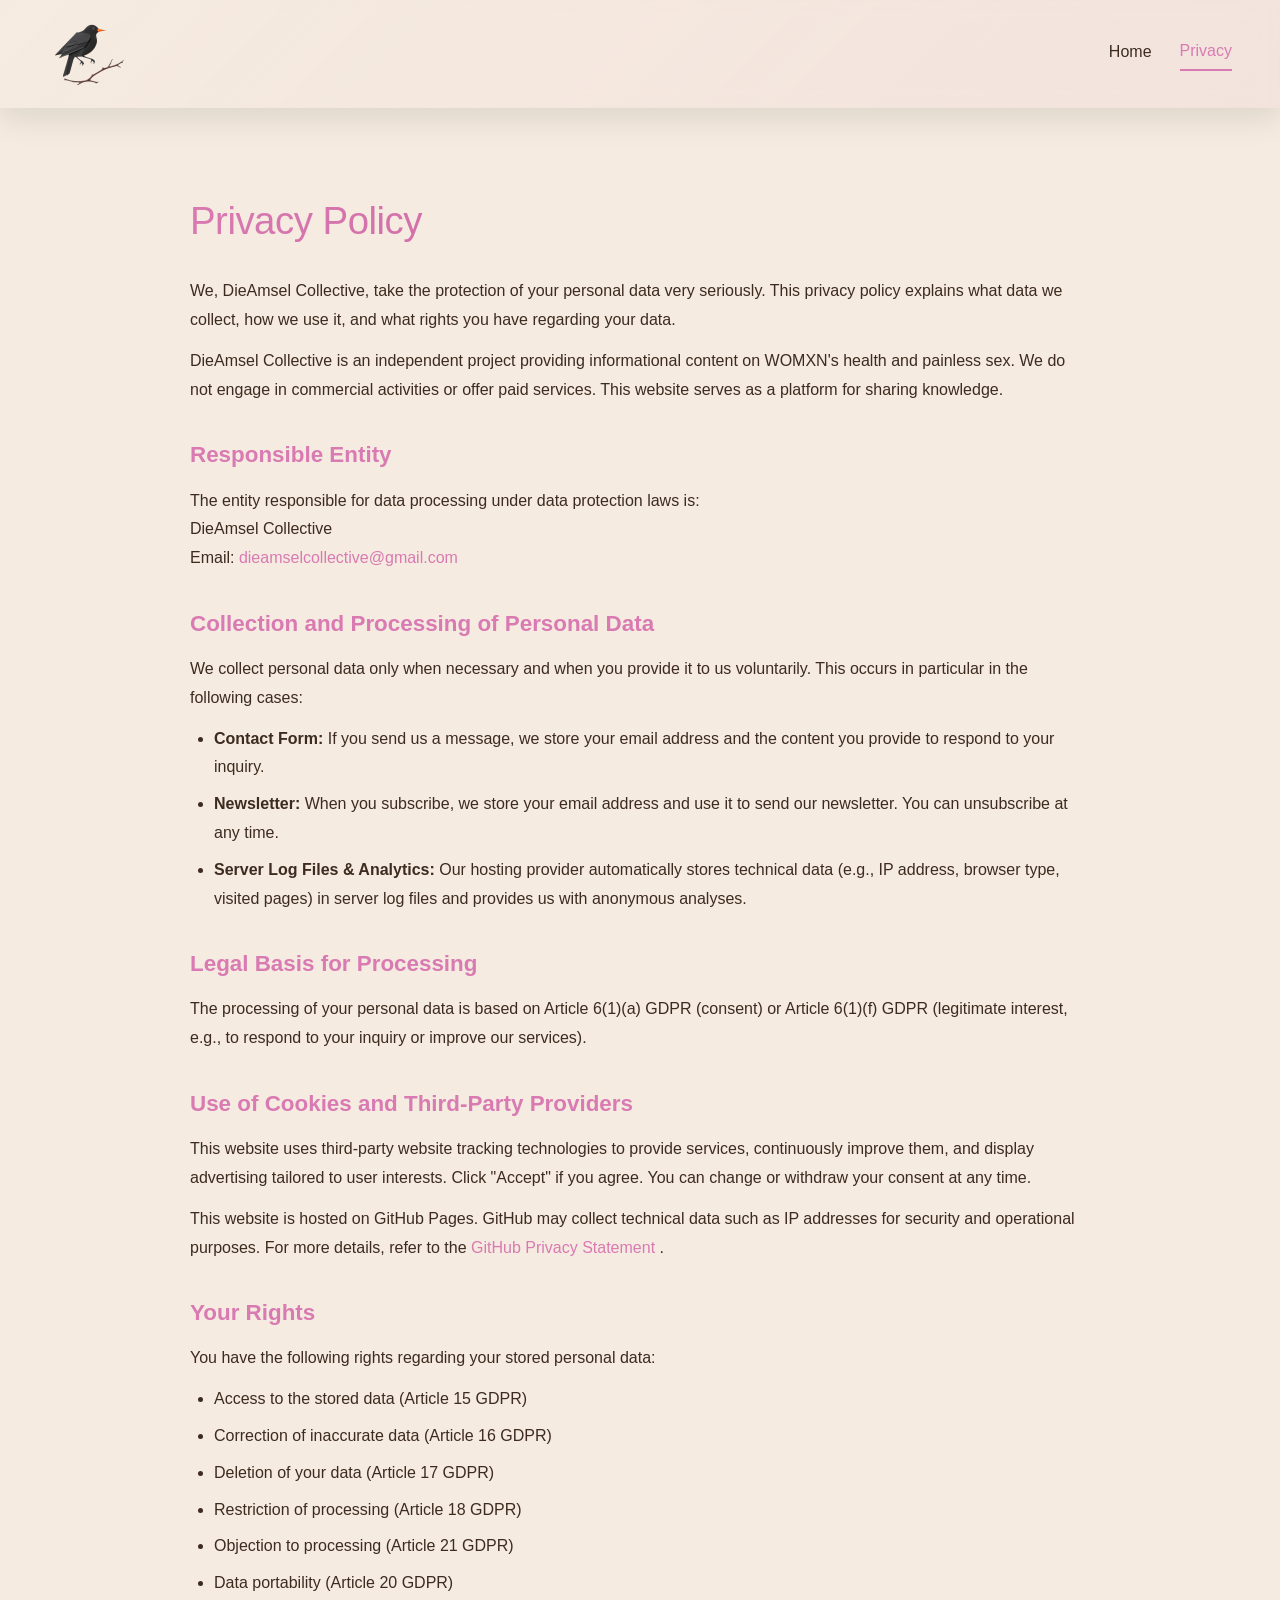
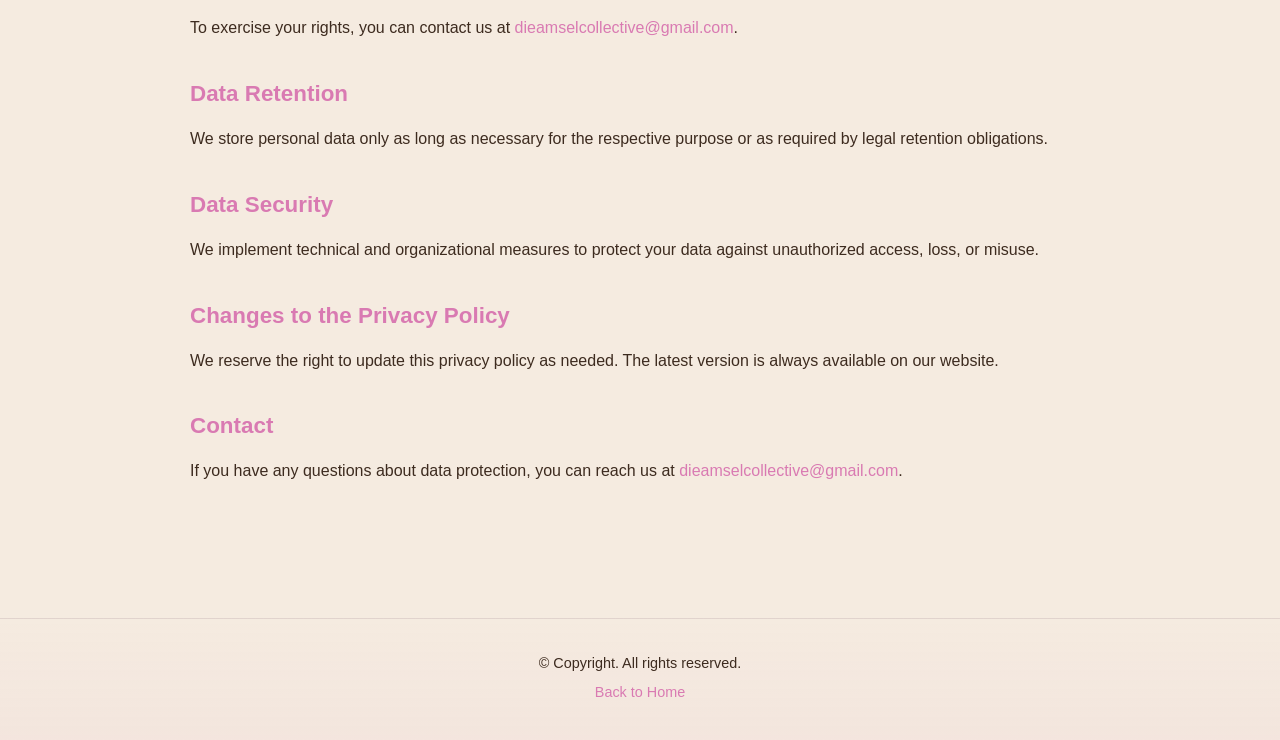
<file: gdpr.html>
<!DOCTYPE html>
<html lang="en">
<head>
  <meta charset="UTF-8" />
  <meta name="viewport" content="width=device-width, initial-scale=1.0" />
  <title>Privacy Policy | dieAmsel Collective</title>
  <link rel="stylesheet" href="style.css" />
</head>
<body>

  <header class="site-header">
    <div class="logo">
      <a href="index.html">
        <img src="assets/images/logo.png" alt="dieAmsel Collective logo" />
      </a>
    </div>
    <nav class="nav">
      <a href="index.html">Home</a>
      <a href="gdpr.html" class="active">Privacy</a>
    </nav>
  </header>

  <main class="page-main">
    <section class="content-section">
      <div class="text-block">

        <h1>Privacy Policy</h1>

        <p>
          We, DieAmsel Collective, take the protection of your personal data
          very seriously. This privacy policy explains what data we collect, how
          we use it, and what rights you have regarding your data.
        </p>
        <p>
          DieAmsel Collective is an independent project providing informational
          content on WOMXN's health and painless sex. We do not engage in
          commercial activities or offer paid services. This website serves as a
          platform for sharing knowledge.
        </p>

        <h2>Responsible Entity</h2>
        <p>
          The entity responsible for data processing under data protection laws is:<br />
          DieAmsel Collective<br />
          Email:
          <a href="mailto:dieamselcollective@gmail.com">dieamselcollective@gmail.com</a>
        </p>

        <h2>Collection and Processing of Personal Data</h2>
        <p>
          We collect personal data only when necessary and when you provide it
          to us voluntarily. This occurs in particular in the following cases:
        </p>
        <ul>
          <li>
            <strong>Contact Form:</strong> If you send us a message, we store
            your email address and the content you provide to respond to your
            inquiry.
          </li>
          <li>
            <strong>Newsletter:</strong> When you subscribe, we store your email
            address and use it to send our newsletter. You can unsubscribe at any
            time.
          </li>
          <li>
            <strong>Server Log Files &amp; Analytics:</strong> Our hosting
            provider automatically stores technical data (e.g., IP address,
            browser type, visited pages) in server log files and provides us with
            anonymous analyses.
          </li>
        </ul>

        <h2>Legal Basis for Processing</h2>
        <p>
          The processing of your personal data is based on Article 6(1)(a) GDPR
          (consent) or Article 6(1)(f) GDPR (legitimate interest, e.g., to
          respond to your inquiry or improve our services).
        </p>

        <h2>Use of Cookies and Third-Party Providers</h2>
        <p>
          This website uses third-party website tracking technologies to provide
          services, continuously improve them, and display advertising tailored
          to user interests. Click "Accept" if you agree. You can change or
          withdraw your consent at any time.
        </p>
        <p>
          This website is hosted on GitHub Pages. GitHub may collect technical
          data such as IP addresses for security and operational purposes. For
          more details, refer to the
          <a href="https://docs.github.com/en/site-policy/privacy-policies/github-general-privacy-statement"
             target="_blank" rel="noopener noreferrer">
            GitHub Privacy Statement
          </a>.
        </p>

        <h2>Your Rights</h2>
        <p>You have the following rights regarding your stored personal data:</p>
        <ul>
          <li>Access to the stored data (Article 15 GDPR)</li>
          <li>Correction of inaccurate data (Article 16 GDPR)</li>
          <li>Deletion of your data (Article 17 GDPR)</li>
          <li>Restriction of processing (Article 18 GDPR)</li>
          <li>Objection to processing (Article 21 GDPR)</li>
          <li>Data portability (Article 20 GDPR)</li>
        </ul>
        <p>
          To exercise your rights, you can contact us at
          <a href="mailto:dieamselcollective@gmail.com">dieamselcollective@gmail.com</a>.
        </p>

        <h2>Data Retention</h2>
        <p>
          We store personal data only as long as necessary for the respective
          purpose or as required by legal retention obligations.
        </p>

        <h2>Data Security</h2>
        <p>
          We implement technical and organizational measures to protect your data
          against unauthorized access, loss, or misuse.
        </p>

        <h2>Changes to the Privacy Policy</h2>
        <p>
          We reserve the right to update this privacy policy as needed. The
          latest version is always available on our website.
        </p>

        <h2>Contact</h2>
        <p>
          If you have any questions about data protection, you can reach us at
          <a href="mailto:dieamselcollective@gmail.com">dieamselcollective@gmail.com</a>.
        </p>

      </div>
    </section>
  </main>

  <footer class="site-footer">
    <p>&copy; Copyright. All rights reserved.</p>
    <p><a href="index.html">Back to Home</a></p>
  </footer>

</body>
</html>
</file>
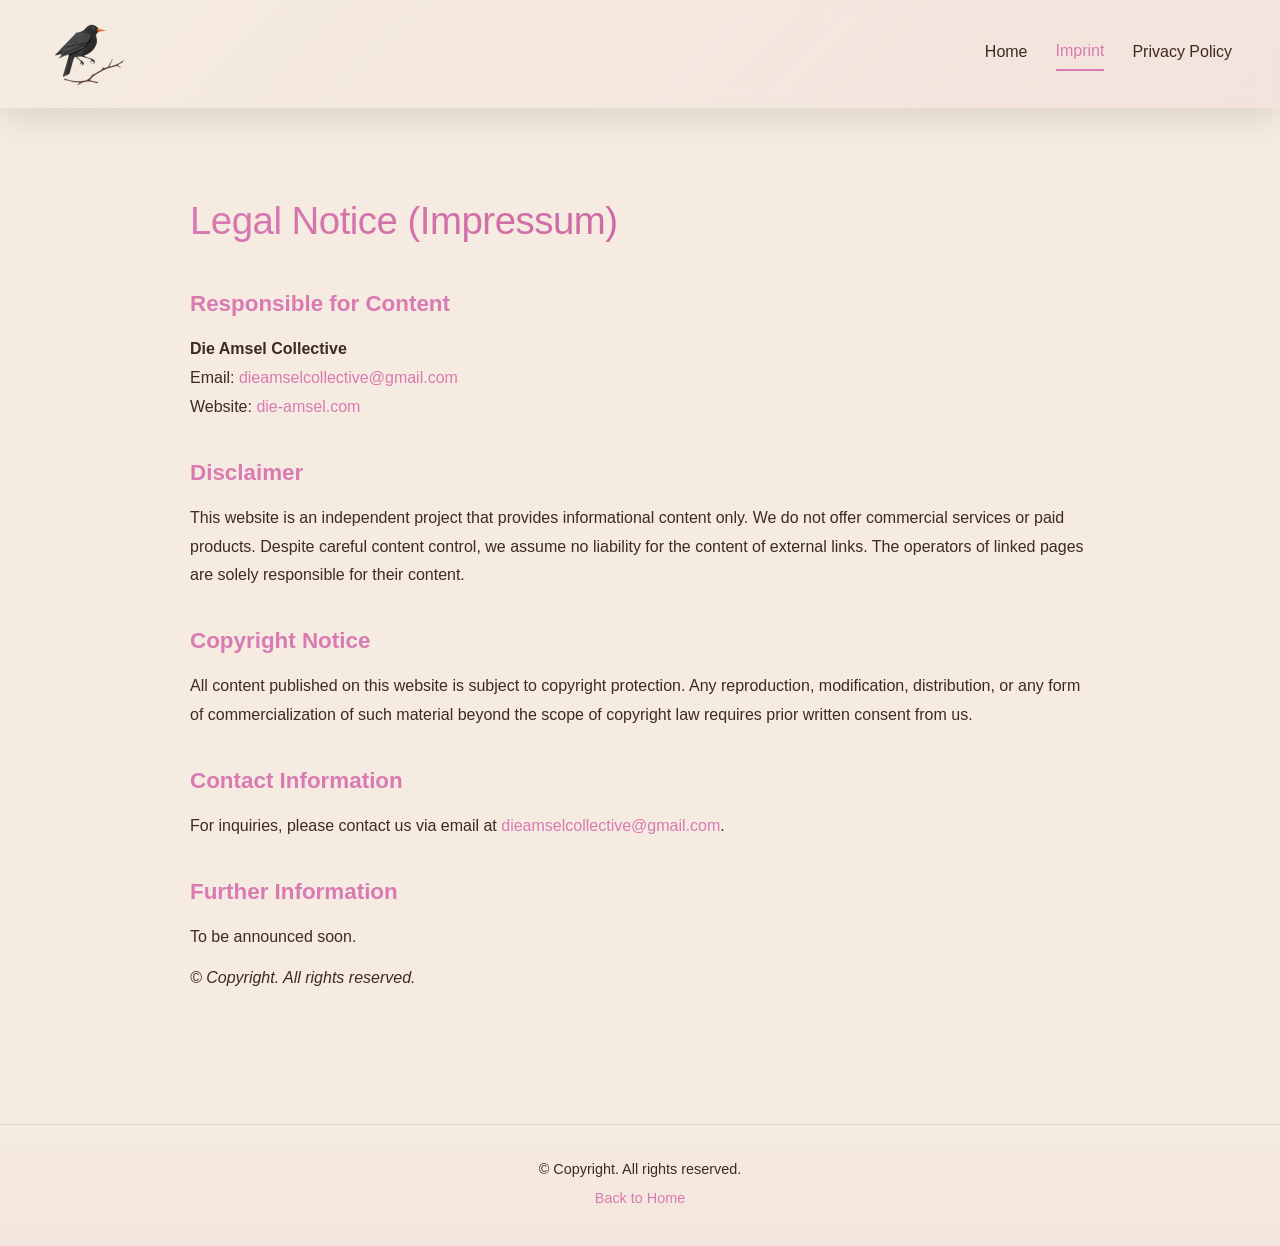
<file: imprint.html>
<!DOCTYPE html>
<html lang="en">
<head>
  <meta charset="UTF-8" />
  <meta name="viewport" content="width=device-width, initial-scale=1.0" />
  <title>Imprint | dieAmsel Collective</title>
  <link rel="stylesheet" href="style.css" />
</head>
<body>

  <header class="site-header">
    <div class="logo">
      <a href="index.html">
        <img src="assets/images/logo.png" alt="dieAmsel Collective logo" />
      </a>
    </div>
    <nav class="nav">
      <a href="index.html">Home</a>
      <a href="imprint.html" class="active">Imprint</a>
      <a href="privacy-policy.html">Privacy Policy</a>
    </nav>
  </header>

  <main class="page-main">
    <section class="content-section">
      <div class="text-block">
        <h1>Legal Notice (Impressum)</h1>

        <h2>Responsible for Content</h2>
        <p><strong>Die Amsel Collective</strong><br />
        Email: <a href="mailto:dieamselcollective@gmail.com">dieamselcollective@gmail.com</a><br />
        Website: <a href="https://www.die-amsel.com" target="_blank" rel="noopener noreferrer">die-amsel.com</a></p>

        <h2>Disclaimer</h2>
        <p>This website is an independent project that provides informational content only. We do not offer commercial services or paid products. Despite careful content control, we assume no liability for the content of external links. The operators of linked pages are solely responsible for their content.</p>

        <h2>Copyright Notice</h2>
        <p>All content published on this website is subject to copyright protection. Any reproduction, modification, distribution, or any form of commercialization of such material beyond the scope of copyright law requires prior written consent from us.</p>

        <h2>Contact Information</h2>
        <p>For inquiries, please contact us via email at <a href="mailto:dieamselcollective@gmail.com">dieamselcollective@gmail.com</a>.</p>

        <h2>Further Information</h2>
        <p>To be announced soon.</p>

        <p><em>© Copyright. All rights reserved.</em></p>
      </div>
    </section>
  </main>

  <footer class="site-footer">
    <p>&copy; Copyright. All rights reserved.</p>
    <p><a href="index.html">Back to Home</a></p>
  </footer>

</body>
</html>
</file>
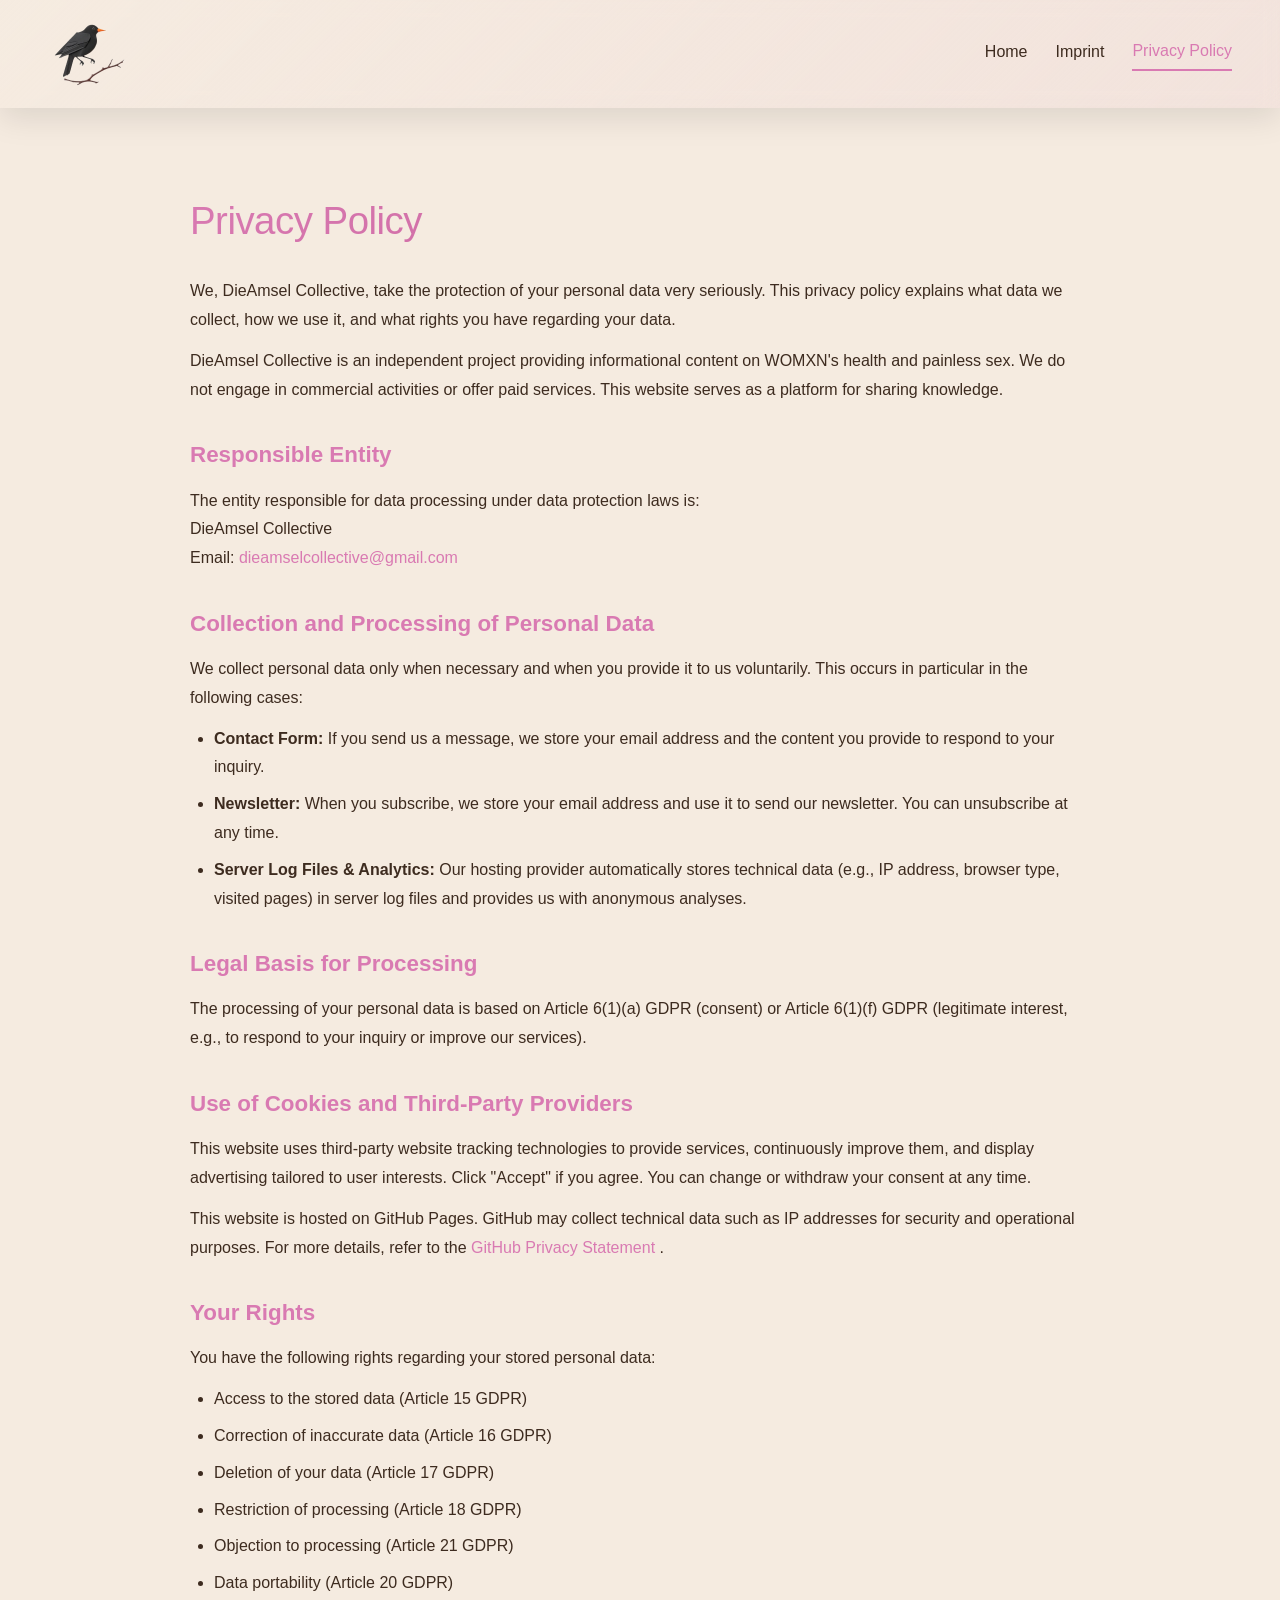
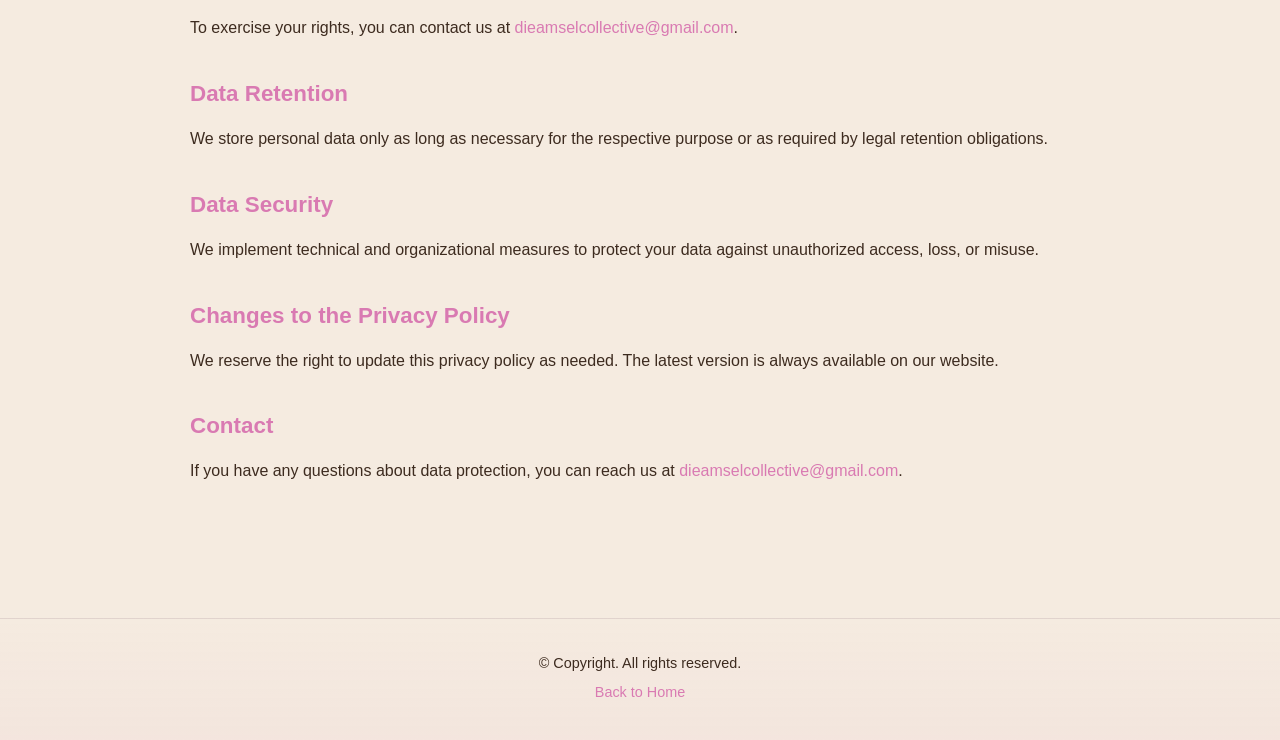
<file: privacy-policy.html>
<!DOCTYPE html>
<html lang="en">
<head>
  <meta charset="UTF-8" />
  <meta name="viewport" content="width=device-width, initial-scale=1.0" />
  <title>Privacy Policy | dieAmsel Collective</title>
  <link rel="stylesheet" href="style.css" />
</head>
<body>

  <header class="site-header">
    <div class="logo">
      <a href="index.html">
        <img src="assets/images/logo.png" alt="dieAmsel Collective logo" />
      </a>
    </div>
    <nav class="nav">
      <a href="index.html">Home</a>
      <a href="imprint.html">Imprint</a>
      <a href="privacy-policy.html" class="active">Privacy Policy</a>
    </nav>
  </header>

  <main class="page-main">
    <section class="content-section">
      <div class="text-block">

        <h1>Privacy Policy</h1>

        <p>
          We, DieAmsel Collective, take the protection of your personal data
          very seriously. This privacy policy explains what data we collect, how
          we use it, and what rights you have regarding your data.
        </p>
        <p>
          DieAmsel Collective is an independent project providing informational
          content on WOMXN's health and painless sex. We do not engage in
          commercial activities or offer paid services. This website serves as a
          platform for sharing knowledge.
        </p>

        <h2>Responsible Entity</h2>
        <p>
          The entity responsible for data processing under data protection laws is:<br />
          DieAmsel Collective<br />
          Email:
          <a href="mailto:dieamselcollective@gmail.com">dieamselcollective@gmail.com</a>
        </p>

        <h2>Collection and Processing of Personal Data</h2>
        <p>
          We collect personal data only when necessary and when you provide it
          to us voluntarily. This occurs in particular in the following cases:
        </p>
        <ul>
          <li>
            <strong>Contact Form:</strong> If you send us a message, we store
            your email address and the content you provide to respond to your
            inquiry.
          </li>
          <li>
            <strong>Newsletter:</strong> When you subscribe, we store your email
            address and use it to send our newsletter. You can unsubscribe at any
            time.
          </li>
          <li>
            <strong>Server Log Files &amp; Analytics:</strong> Our hosting
            provider automatically stores technical data (e.g., IP address,
            browser type, visited pages) in server log files and provides us with
            anonymous analyses.
          </li>
        </ul>

        <h2>Legal Basis for Processing</h2>
        <p>
          The processing of your personal data is based on Article 6(1)(a) GDPR
          (consent) or Article 6(1)(f) GDPR (legitimate interest, e.g., to
          respond to your inquiry or improve our services).
        </p>

        <h2>Use of Cookies and Third-Party Providers</h2>
        <p>
          This website uses third-party website tracking technologies to provide
          services, continuously improve them, and display advertising tailored
          to user interests. Click "Accept" if you agree. You can change or
          withdraw your consent at any time.
        </p>
        <p>
          This website is hosted on GitHub Pages. GitHub may collect technical
          data such as IP addresses for security and operational purposes. For
          more details, refer to the
          <a href="https://docs.github.com/en/site-policy/privacy-policies/github-general-privacy-statement"
             target="_blank" rel="noopener noreferrer">
            GitHub Privacy Statement
          </a>.
        </p>

        <h2>Your Rights</h2>
        <p>You have the following rights regarding your stored personal data:</p>
        <ul>
          <li>Access to the stored data (Article 15 GDPR)</li>
          <li>Correction of inaccurate data (Article 16 GDPR)</li>
          <li>Deletion of your data (Article 17 GDPR)</li>
          <li>Restriction of processing (Article 18 GDPR)</li>
          <li>Objection to processing (Article 21 GDPR)</li>
          <li>Data portability (Article 20 GDPR)</li>
        </ul>
        <p>
          To exercise your rights, you can contact us at
          <a href="mailto:dieamselcollective@gmail.com">dieamselcollective@gmail.com</a>.
        </p>

        <h2>Data Retention</h2>
        <p>
          We store personal data only as long as necessary for the respective
          purpose or as required by legal retention obligations.
        </p>

        <h2>Data Security</h2>
        <p>
          We implement technical and organizational measures to protect your data
          against unauthorized access, loss, or misuse.
        </p>

        <h2>Changes to the Privacy Policy</h2>
        <p>
          We reserve the right to update this privacy policy as needed. The
          latest version is always available on our website.
        </p>

        <h2>Contact</h2>
        <p>
          If you have any questions about data protection, you can reach us at
          <a href="mailto:dieamselcollective@gmail.com">dieamselcollective@gmail.com</a>.
        </p>

      </div>
    </section>
  </main>

  <footer class="site-footer">
    <p>&copy; Copyright. All rights reserved.</p>
    <p><a href="index.html">Back to Home</a></p>
  </footer>

</body>
</html>
</file>
<file: style.css>
/* ===== IMPORTS ===== */
@import url('variables.css');

/* ===== ANIMATIONS ===== */
@keyframes slideInUp {
  from { opacity: 0; transform: translateY(20px); }
  to   { opacity: 1; transform: translateY(0); }
}
@keyframes fadeIn {
  from { opacity: 0; }
  to   { opacity: 1; }
}

/* ===== RESET ===== */
* { box-sizing: border-box; margin: 0; padding: 0; }

body {
  font-family: var(--font-primary);
  background-color: var(--bg);
  color: var(--text);
  line-height: 1.7;
  overflow-x: hidden;
}

a { color: var(--accent); text-decoration: none; transition: color 0.3s ease; }
a:hover { text-decoration: underline; }
.photo-credit a { color: var(--accent); text-decoration: underline; }
img { max-width: 100%; display: block; }

html {
  scroll-padding-top: 120px;
  scroll-behavior: smooth;
}
section[id] { scroll-margin-top: 120px; }

/* ===== HEADER ===== */
.site-header {
  display: flex;
  justify-content: space-between;
  align-items: center;
  padding: 14px 48px;
  background: linear-gradient(135deg, var(--bg) 0%, rgba(223, 161, 194, 0.1) 100%);
  position: sticky;
  top: 0;
  z-index: 100;
  box-shadow: var(--shadow);
  backdrop-filter: blur(10px);
}

.logo img {
  height: 80px;
  width: auto;
  object-fit: contain;
  transition: transform 0.3s ease;
}
.logo img:hover { transform: scale(1.05); }

.nav {
  display: flex;
  gap: 28px;
  align-items: center;
}

.nav > a {
  color: var(--text);
  font-size: 1rem;
  padding-bottom: 4px;
  transition: all 0.3s ease;
  position: relative;
}
.nav > a::after {
  content: '';
  position: absolute;
  bottom: 0; left: 0;
  width: 0; height: 2px;
  background: var(--accent);
  transition: width 0.3s ease;
}
.nav > a.active { color: var(--accent); border-bottom: 2px solid var(--accent); }
.nav > a:hover::after { width: 100%; }
.nav > a:hover { color: var(--accent); text-decoration: none; }

/* ===== NAV MORE DROPDOWN ===== */
.nav-more { position: relative; }

.nav-more-btn {
  background: none;
  border: 1.5px solid var(--accent);
  color: var(--text);
  font-size: 1.1rem;
  width: 36px;
  height: 36px;
  border-radius: 6px;
  cursor: pointer;
  display: flex;
  align-items: center;
  justify-content: center;
  transition: background 0.2s;
  font-family: inherit;
  letter-spacing: 2px;
  padding-bottom: 4px;   /* optical centre for ellipsis */
}
.nav-more-btn:hover { background: rgba(217, 122, 178, 0.12); }

.nav-dropdown {
  display: none;
  position: absolute;
  top: calc(100% + 8px);
  right: 0;
  background: var(--white);
  border: 1px solid rgba(217, 122, 178, 0.3);
  border-radius: 8px;
  box-shadow: var(--shadow-lg);
  min-width: 160px;
  overflow: hidden;
  z-index: 200;
  animation: slideInUp 0.18s ease;
}
.nav-dropdown.open { display: block; }

.nav-dropdown a {
  display: block;
  padding: 12px 20px;
  color: var(--text);
  font-size: 0.95rem;
  transition: background 0.15s;
}
.nav-dropdown a:hover {
  background: rgba(217, 122, 178, 0.08);
  color: var(--accent);
  text-decoration: none;
}

/* ===== BUTTONS ===== */
.btn {
  display: inline-block;
  padding: 10px 24px;
  border-radius: 6px;
  font-size: 1rem;
  cursor: pointer;
  transition: all 0.3s ease;
  border: none;
  font-family: inherit;
  font-weight: 500;
  text-transform: uppercase;
  letter-spacing: 0.5px;
}

.btn-outline {
  background: transparent;
  color: var(--text);
  border: 1.5px solid var(--accent);
}
.btn-outline:hover {
  background: rgba(217, 122, 178, 0.15);
  color: var(--text);
  text-decoration: none;
  transform: translateY(-2px);
  box-shadow: var(--shadow);
}

.btn-pink {
  background: linear-gradient(135deg, var(--accent-light) 0%, var(--accent) 100%);
  color: var(--white);
  border: none;
  box-shadow: var(--shadow);
}
.btn-pink:hover {
  transform: translateY(-3px);
  box-shadow: var(--shadow-lg);
  background: linear-gradient(135deg, var(--accent) 0%, var(--accent-dark) 100%);
  text-decoration: none;
  color: var(--white);
}

.btn-pink-full {
  background: linear-gradient(135deg, var(--accent-light) 0%, var(--accent) 100%);
  color: var(--white);
  width: 100%;
  padding: 14px;
  font-size: 1.1rem;
  font-weight: bold;
  border: none;
  border-radius: 6px;
  cursor: pointer;
  font-family: inherit;
  transition: all 0.3s ease;
  box-shadow: var(--shadow);
}
.btn-pink-full:hover {
  transform: translateY(-3px);
  box-shadow: var(--shadow-lg);
  background: linear-gradient(135deg, var(--accent) 0%, var(--accent-dark) 100%);
}

/* ===== HERO ===== */
.hero {
  min-height: 30vh;
  display: flex;
  align-items: center;
  justify-content: center;
  padding: 28px 48px;
  background: linear-gradient(135deg, var(--bg) 0%, rgba(217, 122, 178, 0.08) 100%);
  position: relative;
  overflow: hidden;
  animation: fadeIn 0.8s ease;
}
.hero::before {
  content: '';
  position: absolute;
  width: 300px; height: 300px;
  background: radial-gradient(circle, rgba(217, 122, 178, 0.15) 0%, transparent 70%);
  border-radius: 50%;
  top: -100px; right: -50px;
  pointer-events: none;
}
.hero-content {
  max-width: 920px;
  text-align: center;
  position: relative;
  z-index: 1;
  animation: slideInUp 0.8s ease 0.2s backwards;
}
.hero h1 {
  font-size: 2.6rem;
  font-weight: 300;
  background: linear-gradient(135deg, var(--accent) 0%, var(--accent-dark) 100%);
  -webkit-background-clip: text;
  -webkit-text-fill-color: transparent;
  background-clip: text;
  margin-bottom: 24px;
  letter-spacing: -0.5px;
}
.hero p { font-size: 1.05rem; color: var(--text); margin-bottom: 24px; line-height: 1.8; text-align: justify; }
.hero-icons {
  display: flex;
  align-items: center;
  justify-content: center;
  gap: 16px;
  flex-wrap: wrap;
  margin-top: 28px;
}
.icon-link {
  display: inline-flex;
  align-items: center;
  justify-content: center;
  width: 48px; height: 48px;
  border: 1.5px solid var(--accent);
  border-radius: 8px;
  transition: all 0.3s ease;
}
.icon-link:hover {
  background: rgba(217, 122, 178, 0.15);
  transform: translateY(-4px);
  box-shadow: var(--shadow);
}

/* ===== ABOUT SECTION ===== */
.about-section {
  padding: 80px 48px;
  background: linear-gradient(180deg, transparent 0%, rgba(223, 161, 194, 0.05) 100%);
}
.about-grid {
  display: grid;
  grid-template-columns: 1fr 1fr;
  gap: 48px;
  max-width: 1100px;
  margin: 0 auto;
  align-items: center;
  animation: slideInUp 0.8s ease;
}
.about-text h2 {
  font-size: 2rem;
  font-weight: 300;
  background: linear-gradient(135deg, var(--accent) 0%, var(--accent-dark) 100%);
  -webkit-background-clip: text;
  -webkit-text-fill-color: transparent;
  background-clip: text;
  margin-bottom: 20px;
  text-align: center;
  letter-spacing: -0.5px;
}
.about-text { text-align: center; }
.about-text p { margin-bottom: 16px; text-align: justify; font-size: 0.95rem; line-height: 1.8; }
.about-text .btn { display: inline-flex; margin: 20px auto 0; }
.about-image img {
  width: 100%;
  height: 450px;
  object-fit: cover;
  border-radius: 12px;
  box-shadow: var(--shadow-lg);
  transition: transform 0.3s ease;
}
.about-image img:hover { transform: scale(1.02); }

.about-img-wrap {
  display: block;
  position: relative;
  overflow: hidden;
  border-radius: 12px;
  box-shadow: var(--shadow-lg);
  text-decoration: none;
}
.about-img-wrap img {
  width: 100%;
  height: 450px;
  object-fit: cover;
  border-radius: 12px;
  box-shadow: none;
  transition: transform 0.3s ease;
  display: block;
}
.about-img-wrap:hover img { transform: scale(1.02); }
.about-image .photo-credit {
  font-size: 0.75rem;
  color: var(--gray);
  margin-top: 4px;
  text-align: center;
  font-style: italic;
}

/* ===== HELP SECTION ===== */
.help-section {
  padding: 80px 48px;
  text-align: center;
  background: linear-gradient(180deg, transparent 0%, rgba(217, 122, 178, 0.08) 100%);
}
.help-header { margin-bottom: 48px; animation: slideInUp 0.8s ease; }
.help-header h2 {
  font-size: 2.4rem;
  font-weight: 300;
  background: linear-gradient(135deg, var(--accent) 0%, var(--accent-dark) 100%);
  -webkit-background-clip: text;
  -webkit-text-fill-color: transparent;
  background-clip: text;
  margin-bottom: 12px;
  letter-spacing: -0.5px;
}
.help-header p { font-size: 1.05rem; color: var(--gray); margin-bottom: 20px; }

.help-grid {
  display: grid;
  grid-template-columns: 1fr 1fr;
  gap: 40px 32px;
  max-width: 1000px;
  margin: 0 auto;
}

.help-card {
  text-align: center;
  display: flex;
  flex-direction: column;
  align-items: center;
  animation: slideInUp 0.8s ease;
  transition: all 0.3s ease;
  border-radius: 12px;
  overflow: hidden;
  background: var(--white);
  box-shadow: var(--shadow);
  padding: 0;
}
.help-card:hover {
  transform: translateY(-8px);
  box-shadow: var(--shadow-lg);
}

/* IMAGE WRAPPER — credit stays glued to photo */
.help-card-img-wrap {
  display: block;
  width: 100%;
  position: relative;
  overflow: hidden;
  text-decoration: none;
  flex-shrink: 0;
}
.help-card-img-wrap img {
  width: 100%;
  height: 280px;
  object-fit: cover;
  display: block;
  transition: transform 0.35s ease;
  margin-bottom: 0;
  border-radius: 0;
  box-shadow: none;
}
.help-card-img-wrap:hover img {
  transform: scale(1.06);
}

/* Overlay credit — slides up from bottom of image on hover */
.img-credit-overlay {
  position: absolute;
  bottom: 0; left: 0; right: 0;
  background: rgba(61, 43, 31, 0.62);
  color: var(--white);
  font-size: 0.72rem;
  font-style: italic;
  padding: 6px 10px;
  text-align: center;
  transform: translateY(100%);
  transition: transform 0.3s ease;
  pointer-events: none;
}
.help-card-img-wrap:hover .img-credit-overlay,
.about-img-wrap:hover .img-credit-overlay {
  transform: translateY(0);
}

/* Static credit below image (always visible) */
.help-card > .photo-credit {
  font-size: 0.72rem;
  color: var(--gray);
  font-style: italic;
  text-align: center;
  padding: 6px 16px 0;
  line-height: 1.4;
  width: 100%;
}

.help-card h3 {
  font-size: 1.3rem;
  font-weight: 300;
  color: var(--accent);
  margin-bottom: 8px;
  padding: 10px 16px 0;
}
.help-card > p {
  font-size: 0.95rem;
  color: var(--gray);
  max-width: 400px;
  margin: 0 auto;
  padding: 0 16px 16px;
}

/* ===== TESTIMONIALS ===== */
.testimonials-section {
  background: linear-gradient(135deg, var(--dark-bg) 0%, rgba(90, 90, 90, 0.8) 100%);
  padding: 80px 48px;
  animation: slideInUp 0.8s ease;
}
.testimonials-grid {
  display: grid;
  grid-template-columns: repeat(3, 1fr);
  gap: 24px;
  max-width: 1100px;
  margin: 0 auto;
}
.testimonial-card {
  background: linear-gradient(135deg, var(--accent-light) 0%, var(--accent) 100%);
  padding: 36px 28px;
  text-align: center;
  display: flex;
  flex-direction: column;
  justify-content: center;
  min-height: 180px;
  border-radius: 12px;
  box-shadow: var(--shadow-lg);
  transition: all 0.3s ease;
}
.testimonial-card:hover { transform: translateY(-8px); }
.testimonial-card .quote {
  font-style: italic;
  font-size: 0.95rem;
  color: var(--white);
  margin-bottom: 20px;
  line-height: 1.6;
}
.testimonial-card .author { font-size: 0.85rem; color: var(--white); font-weight: bold; }

/* ===== CONTACT ===== */
.contact-section {
  padding: 80px 48px;
  max-width: 800px;
  margin: 0 auto;
  animation: slideInUp 0.8s ease;
}
.contact-section h2 {
  font-size: 2.4rem;
  font-weight: 300;
  background: linear-gradient(135deg, var(--accent) 0%, var(--accent-dark) 100%);
  -webkit-background-clip: text;
  -webkit-text-fill-color: transparent;
  background-clip: text;
  text-align: center;
  margin-bottom: 40px;
  letter-spacing: -0.5px;
}
.contact-form-wrapper,
.newsletter-form-wrapper {
  display: flex;
  flex-direction: column;
  gap: 12px;
  background: var(--white);
  padding: 32px;
  border-radius: 12px;
  box-shadow: var(--shadow);
}
.contact-form-wrapper label,
.newsletter-form-wrapper label {
  font-size: 0.95rem;
  color: var(--text);
  margin-top: 8px;
  font-weight: 500;
}
.contact-form-wrapper input,
.contact-form-wrapper textarea,
.newsletter-form-wrapper input {
  width: 100%;
  padding: 12px 16px;
  border: 1.5px solid rgba(61, 43, 31, 0.2);
  background: transparent;
  font-size: 1rem;
  font-family: 'Montserrat', Georgia, sans-serif;
  color: var(--text);
  border-radius: 6px;
  transition: all 0.3s ease;
}
.contact-form-wrapper input:focus,
.contact-form-wrapper textarea:focus,
.newsletter-form-wrapper input:focus {
  outline: none;
  border-color: var(--accent);
  box-shadow: 0 0 0 3px rgba(217, 122, 178, 0.1);
  background: rgba(217, 122, 178, 0.02);
}
.contact-form-wrapper input::placeholder,
.contact-form-wrapper textarea::placeholder,
.newsletter-form-wrapper input::placeholder { color: rgba(61, 43, 31, 0.5); }
.contact-form-wrapper textarea { resize: vertical; min-height: 120px; font-family: inherit; }
.consent-row { display: flex; align-items: flex-start; gap: 10px; margin-top: 16px; }
.consent-row input[type="checkbox"] {
  width: 20px; height: 20px;
  margin-top: 3px;
  flex-shrink: 0;
  cursor: pointer;
  accent-color: var(--accent);
}
.consent-label { font-size: 0.9rem; color: var(--text); line-height: 1.5; cursor: pointer; }
.required-note { font-size: 0.85rem; color: var(--accent-dark); margin-top: 4px; }
.contact-email { margin-top: 24px; font-size: 0.95rem; text-align: center; }

/* ===== NEWSLETTER ===== */
.newsletter-section {
  padding: 80px 48px;
  max-width: 700px;
  margin: 0 auto;
  animation: slideInUp 0.8s ease;
}
.newsletter-section h2 {
  font-size: 2.4rem;
  font-weight: 300;
  background: linear-gradient(135deg, var(--accent) 0%, var(--accent-dark) 100%);
  -webkit-background-clip: text;
  -webkit-text-fill-color: transparent;
  background-clip: text;
  text-align: center;
  margin-bottom: 40px;
  letter-spacing: -0.5px;
}

/* ===== CONTENT / GDPR ===== */
.page-main { min-height: 70vh; }
.content-section { padding: 80px 24px; display: flex; justify-content: center; }
.text-block { max-width: 900px; width: 100%; }
.text-block h1 {
  font-size: 2.4rem; font-weight: 300;
  background: linear-gradient(135deg, var(--accent) 0%, var(--accent-dark) 100%);
  -webkit-background-clip: text; -webkit-text-fill-color: transparent; background-clip: text;
  margin-bottom: 24px; letter-spacing: -0.5px;
}
.text-block h2 { font-size: 1.4rem; font-weight: 600; color: var(--accent); margin-top: 32px; margin-bottom: 12px; }
.text-block p { margin-bottom: 12px; line-height: 1.8; }
.text-block ul { padding-left: 24px; margin-bottom: 16px; }
.text-block li { margin-bottom: 8px; line-height: 1.8; }

/* ===== FOOTER ===== */
.site-footer {
  text-align: center;
  padding: 32px 24px;
  border-top: 1px solid rgba(0, 0, 0, 0.08);
  margin-top: 40px;
  font-size: 0.9rem;
  background: linear-gradient(180deg, transparent 0%, rgba(217, 122, 178, 0.05) 100%);
}
.site-footer p { margin-bottom: 4px; }

/* ===== COOKIE CONSENT BANNER ===== */
.cookie-banner {
  position: fixed;
  bottom: 0;
  left: 0;
  right: 0;
  background: var(--text);
  color: var(--white);
  padding: 20px 24px;
  box-shadow: 0 -2px 15px rgba(0, 0, 0, 0.2);
  z-index: 1000;
  animation: slideInUp 0.3s ease-out;
}

.cookie-content {
  max-width: 1200px;
  margin: 0 auto;
  display: flex;
  justify-content: space-between;
  align-items: center;
  gap: 20px;
}

.cookie-content p {
  margin: 0;
  font-size: 0.95rem;
  flex: 1;
}

.cookie-content a {
  color: var(--accent-light);
}

.cookie-content a:hover {
  color: var(--accent);
  text-decoration: underline;
}

.cookie-buttons {
  display: flex;
  gap: 12px;
  flex-shrink: 0;
}

.cookie-buttons .btn {
  padding: 8px 16px;
  font-size: 0.9rem;
  white-space: nowrap;
}

.btn-secondary {
  background-color: transparent;
  border: 1px solid var(--white);
  color: var(--white);
}

.btn-secondary:hover {
  background-color: rgba(255, 255, 255, 0.1);
}

/* ===== RESPONSIVE ===== */
@media (max-width: 768px) {
  .site-header { flex-direction: column; gap: 16px; padding: 24px 20px; }
  .nav { justify-content: center; gap: 14px; flex-wrap: wrap; }
  .hero { padding: 40px 20px; }
  .hero h1 { font-size: 2rem; }
  .hero p { font-size: 1rem; }
  .about-section { padding: 60px 20px; }
  .about-grid { grid-template-columns: 1fr; gap: 32px; }
  .about-image img { height: 300px; }
  .help-section { padding: 60px 20px; }
  .help-grid { grid-template-columns: 1fr; }
  .testimonials-section { padding: 60px 20px; }
  .testimonials-grid { grid-template-columns: 1fr; }
  .contact-section, .newsletter-section { padding: 60px 20px; max-width: 100%; }
  .contact-form-wrapper, .newsletter-form-wrapper { padding: 24px 16px; }
  .cookie-content { flex-direction: column; gap: 16px; align-items: stretch; }
  .cookie-content p { font-size: 0.85rem; }
  .cookie-buttons { flex-direction: column; }
  .cookie-buttons .btn { width: 100%; }
}
</file>
